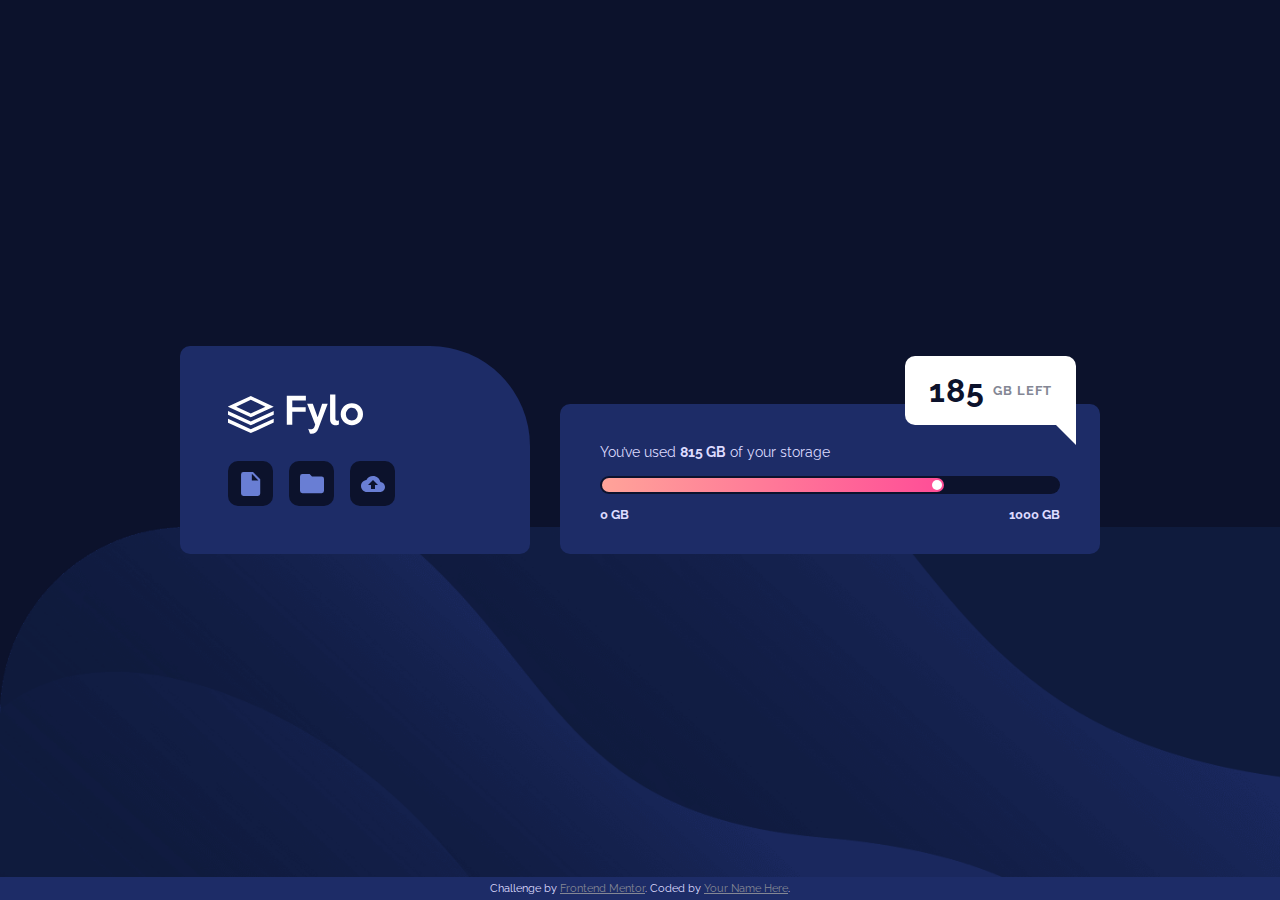
<file: fylo-data-storage-component/index.html>
<!DOCTYPE html>
<html lang="en">
<head>
  <meta charset="UTF-8">
  <meta name="viewport" content="width=device-width, initial-scale=1.0"> <!-- displays site properly based on user's device -->

  <link rel="icon" type="image/png" sizes="32x32" href="./images/favicon-32x32.png">
  
  <title>Frontend Mentor | Fylo data storage component</title>

  <link rel="stylesheet" href="./main.css" />
</head>
<body>
  <main>
    <nav>
      <img src="./images/logo.svg"/>
      <ul>
        <li><img src="./images/icon-document.svg"/></li>
        <li><img src="./images/icon-folder.svg"/></li>
        <li><img src="./images/icon-upload.svg"/></li>
      </ul>
    </nav>
    <div class="storage">
      <p>You’ve used <b>815 GB</b> of your storage</p>
      <div class="gauge-container">
        <div class="gauge">
          <div class="usage"></div>
        </div>
        <p><b>0 GB</b></p>
        <p><b>1000 GB</b></p>
      </div>
      <div class="floating">
        <div class="note">
          <span>185</span> GB Left
        </div>
      </div>
    </div>
  </main>
  <div class="attribution">
    Challenge by <a href="https://www.frontendmentor.io?ref=challenge" target="_blank">Frontend Mentor</a>. 
    Coded by <a href="#">Your Name Here</a>.
  </div>
</body>
</html>
</file>
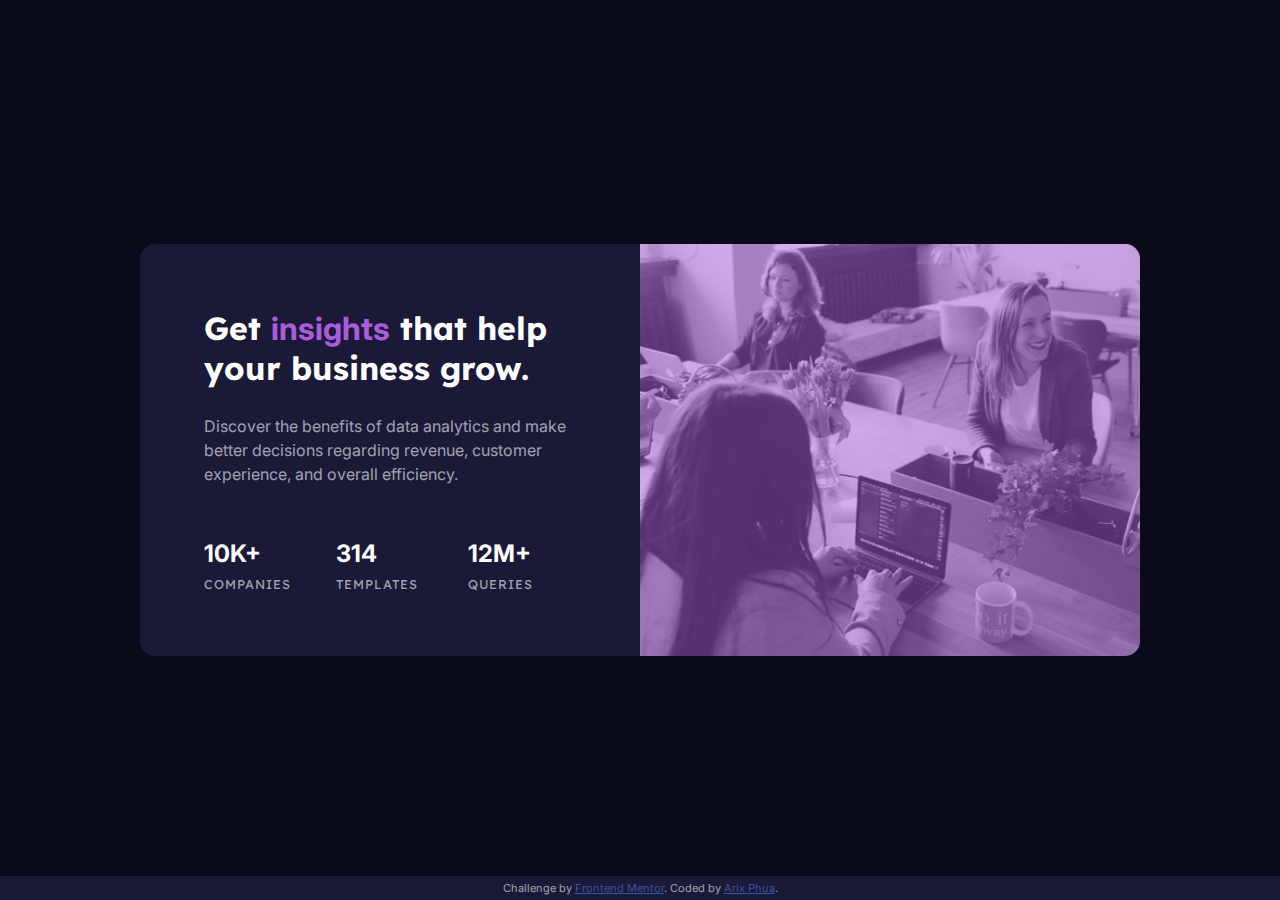
<file: stats-preview-card-component-main/index.html>
<!DOCTYPE html>
<html lang="en">
<head>
  <meta charset="UTF-8">
  <meta name="viewport" content="width=device-width, initial-scale=1.0"> <!-- displays site properly based on user's device -->

  <link rel="icon" type="image/png" sizes="32x32" href="./images/favicon-32x32.png">
  
  <title>Frontend Mentor | Stats preview card component</title>

  <link rel="stylesheet" href="main.css">
</head>
<body>
  <div class="card">
    <picture>
      <source media="(min-width:650px)" srcset="./images/image-header-desktop.jpg">
      <img src="./images/image-header-mobile.jpg" alt="business">
    </picture>
    <div class="content">
      <h1>Get <span class="accent">insights</span> that help your business grow.</h1>
      <p>
        Discover the benefits of data analytics and make better decisions regarding revenue, customer 
        experience, and overall efficiency.
      </p>
      <div class="stat-group">
        <div class="stat">
          <h2>10k+</h2>
          <p>companies</p>
        </div>
        <div class="stat">
          <h2>314</h2>
          <p>templates</p>
        </div>
        <div class="stat">
          <h2>12m+</h2>
          <p>queries</p>
        </div>
      </div>
    </div>
  </div>
  <div class="attribution">
    Challenge by <a href="https://www.frontendmentor.io?ref=challenge" target="_blank">Frontend Mentor</a>. 
    Coded by <a href="#">Arix Phua</a>.
  </div>
</body>
</html>
</file>
<file: fylo-data-storage-component/main.css>
@import url('https://fonts.googleapis.com/css2?family=Raleway:wght@400;700&display=swap');

:root{
  --color-pale-blue: hsl(243, 100%, 93%);
  --color-grayish-blue: hsl(229, 7%, 55%);
  --color-dark-blue: hsl(228, 56%, 26%);
  --color-very-dark-blue: hsl(229, 57%, 11%);
  --color-gradient: linear-gradient(to right, hsl(6, 100%, 80%), hsl(335, 100%, 65%));
}

.attribution { color: var(--color-pale-blue); background: var(--color-dark-blue);font-size: 11px; text-align: center; position: fixed; bottom:0; left: 0; right: 0; padding: 0.3rem;}
.attribution a { color: var(--color-grayish-blue); }

* {
  box-sizing: border-box;
  margin: 0;
  padding: 0;
  font-family: 'Raleway', sans-serif;
}

body{
  background-image: url(./images/bg-mobile.png);
  background-repeat: no-repeat;
  background-size: cover;

  display: grid;
  place-items: center;
  min-height: 100vh;
  padding: 1.5rem;
  font-size: 14px;
}

main {
  width: 100%;
  display: grid;
  gap: 1rem;
}

nav {
  background: var(--color-dark-blue);
  padding: 3rem;
  border-radius: 10px 100px 10px 10px;
}

nav ul {
  display: flex;
  list-style-type: none;
  margin-top: 1.5rem;
  gap: 1rem;
}

nav li {
  display: grid;
  place-items: center;
  height: 45px;
  width: 45px;
  background: var(--color-very-dark-blue);
  border-radius: 10px;
}

.storage {
  background: var(--color-dark-blue);
  padding: 2.5rem;
  border-radius: 10px;
  text-align: center;
  color: var(--color-pale-blue);
  padding-bottom: 3rem;
  position: relative;
}

.gauge-container {
  margin-top: 1rem;
  display: grid;
  grid-template-columns: repeat(2, 1fr);
}
.gauge-container > p {
  margin-top: 0.8rem;
  font-size: 0.8rem;
  text-align: right;
}
.gauge-container > p:nth-child(even) {
  text-align: left;
}

.gauge {
  position: relative;
  height: 18px;
  background: var(--color-very-dark-blue);
  grid-column-start: 1;
  grid-column-end: 3;
  border-radius: 100vh;
  padding: 2px;
}

.usage{
  height: 14px;
  width: 75%;
  background: var(--color-gradient);
  border-radius: 100vh;
  position: relative;
}

.usage::after {
  content: '';
  position: absolute;
  right: 2px;
  top: 2px;
  height: 10px;
  width: 10px;
  border-radius: 10px;
  background-color: white;
}

.floating{
  position: absolute;
  color: var(--color-grayish-blue);
  display: flex;
  justify-content: center;
  width: calc(100% - 4rem);
  bottom: -2rem;
}

.note{
  position: relative;
  background-color: white;
  font-weight: 700;
  text-transform: uppercase;
  letter-spacing: 1px;
  font-size: 0.8rem;
  padding: 1rem 1.5rem;
  display: flex;
  align-items: center;
  gap: 0.5rem;
  border-radius: 10px;
}

.floating span {
  font-size: 2rem;
  color: var(--color-very-dark-blue);
}

@media screen and (min-width: 768px) {

  body{
    background-image: url(./images/bg-desktop.png);
    background-repeat: no-repeat;
    background-size: contain;
    background-position: right bottom;
    background-color: var(--color-very-dark-blue);
  }

  main {
    grid-template-columns: auto 1fr;
    gap: 30px;
    max-width: 920px;
  }
  nav {
    width: 350px;
  }

  .storage {
    height: min-content;
    padding-bottom: 2rem;
    align-self: end;
    text-align: left;
  }

  .floating{
    top: -3rem;
    bottom: initial;
    justify-content: flex-end;
  }

  .note {
    border-radius: 10px 10px 0 10px;
  }

  .note::after {
    position: absolute;
    right: 0;
    bottom: -20px;
    content: '';
    border: 10px solid white;
    border-left: 10px transparent solid;
    border-bottom: 10px transparent solid;
  }
}
</file>
<file: stats-preview-card-component-main/main.css>
@import url('https://fonts.googleapis.com/css2?family=Inter:wght@400;700&family=Lexend+Deca&display=swap');

:root{
  --color-bg: hsl(233, 47%, 7%);
  --color-card-bg: hsl(244, 38%, 16%);
  --color-accent: hsl(277, 64%, 61%);

  --color-text-header: hsl(0, 0%, 100%);
  --color-text-header-stat: hsla(0, 0%, 100%, 0.75);
  --color-text-paragraph: hsla(0, 0%, 100%, 0.6);
}

.attribution { background: var(--color-card-bg); font-size: 11px; text-align: center; position: fixed; bottom:0; left: 0; right: 0; padding: 0.3rem; color: var(--color-text-paragraph)}
.attribution a { color: hsl(228, 45%, 44%); }

* {
  box-sizing: border-box;
  margin: 0;
  padding: 0;
  font-family: 'Inter', sans-serif;
}

body {
  background: var(--color-bg);
  display: grid;
  place-items: center;
  min-height: 100vh;
  padding: 1.5rem;
}

h1 {
  font-family: 'Lexend Deca', sans-serif;
  color: var(--color-text-header);
}

p {
  color: var(--color-text-paragraph);
  font-size: 1rem;
}
.accent{
  color: var(--color-accent);
}

.card {
  background: var(--color-card-bg);
  display: grid;
  border-radius: 15px;
  overflow: hidden;
  max-width: 446px;
  width: 100%;
  grid-template-areas: "picture" "content";
}
.card .content{
  display: grid;
  grid-area: content;
  padding: 2rem 2rem;
  text-align: center;
}

.card h1 {
  margin-bottom: 1rem;
}

.content > p {
  line-height: 1.5rem;
  margin-bottom: 2rem;
}

.card img, .card picture{
  max-width: 100%;
  max-height: 100%;
  display: block;
}
.card picture{
  grid-area: picture;
  position: relative;
}

.card picture::after {
  content: '';
  position: absolute;
  top: 0;
  bottom: 0;
  left: 0;
  right: 0;
  background: var(--color-accent);
  opacity: 0.5;
}

.stat-group{
  display: grid;
  gap: 1.5rem;
}

.stat h2{
  color: var(--color-text-header);
  text-transform: uppercase;
  margin-bottom: 0.5rem;
}

.stat p{
  text-transform: uppercase;
  font-size: 0.8rem;
  letter-spacing: 1px;
  font-family: 'Lexend Deca', sans-serif;
}

@media screen and (min-width: 1024px) {
  .card {
    grid-template-columns: repeat(2, 1fr);
    grid-template-areas: "content picture";
    max-width: 1000px;
  }

  .card .content {
    padding: 4rem;
    text-align: left;
  }

  .stat-group{
    grid-template-columns: repeat(3, 1fr);
    align-self: end;
  }
}
</file>
